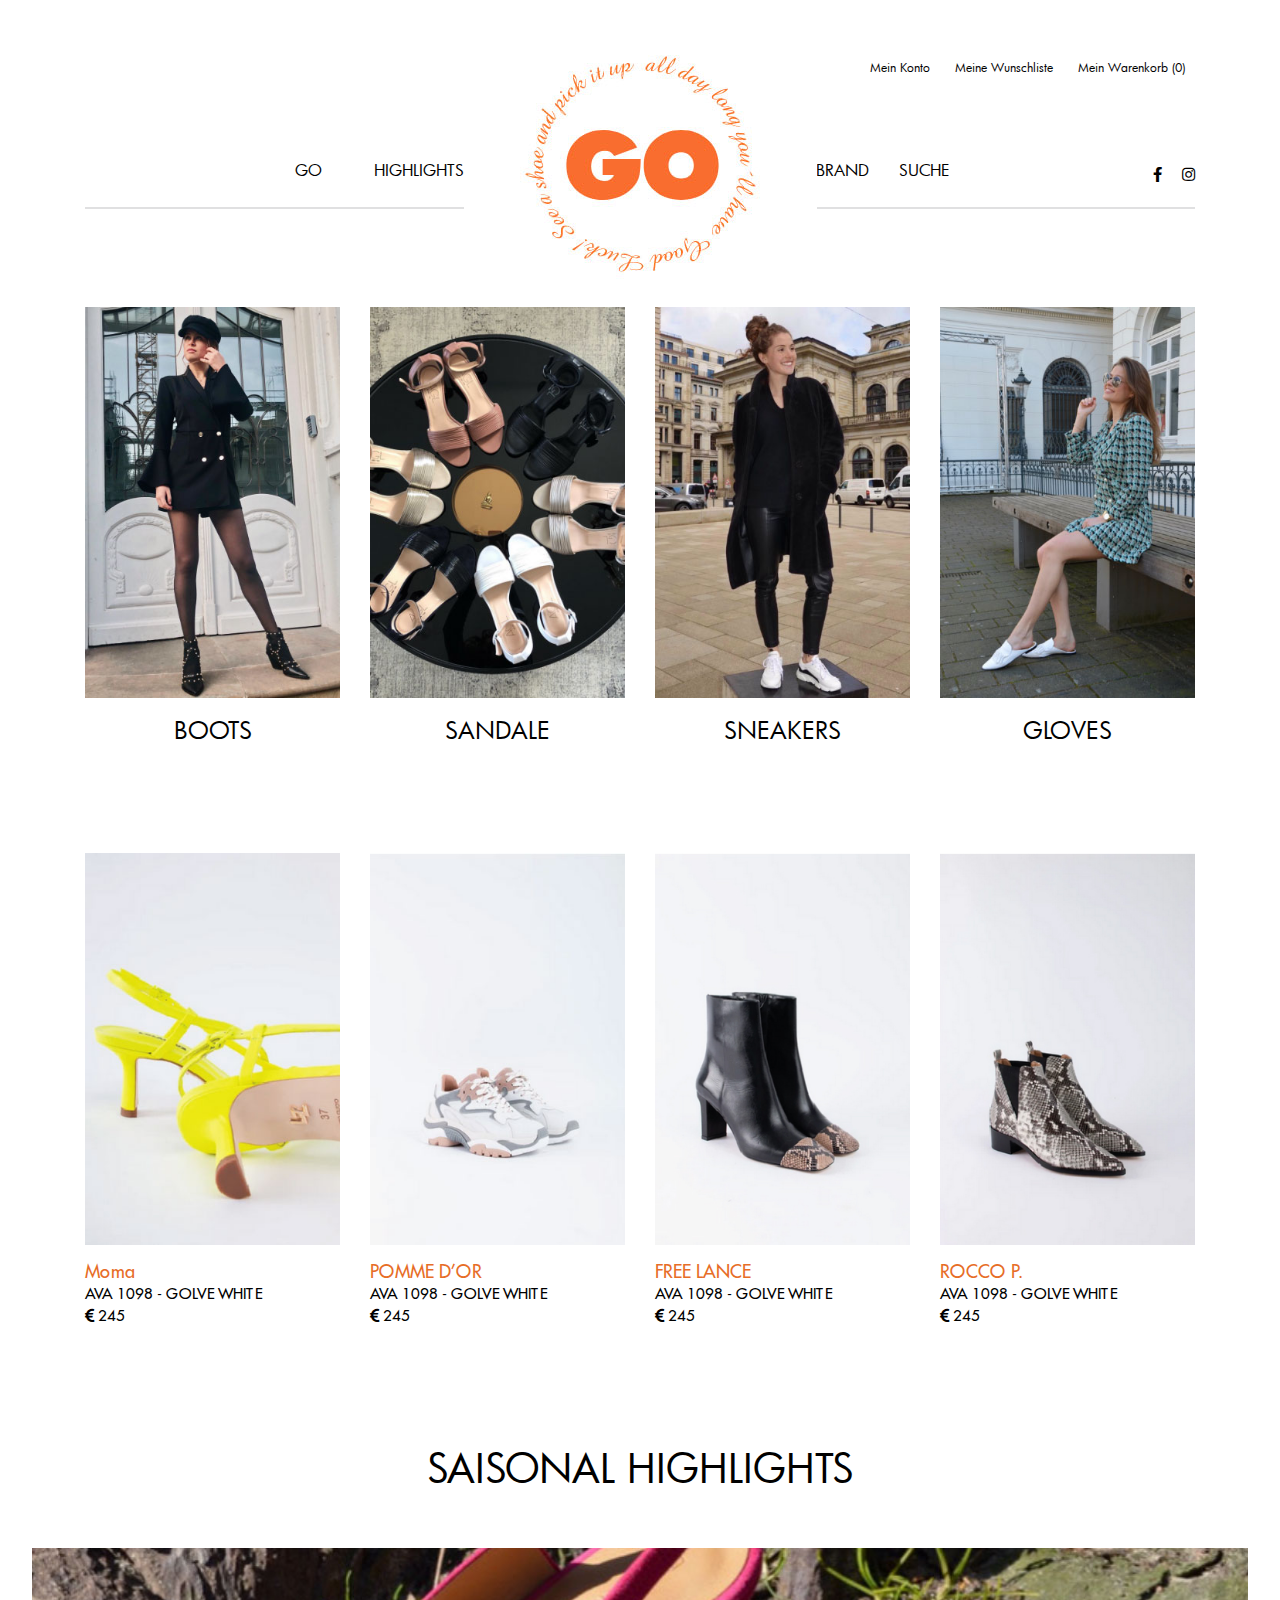
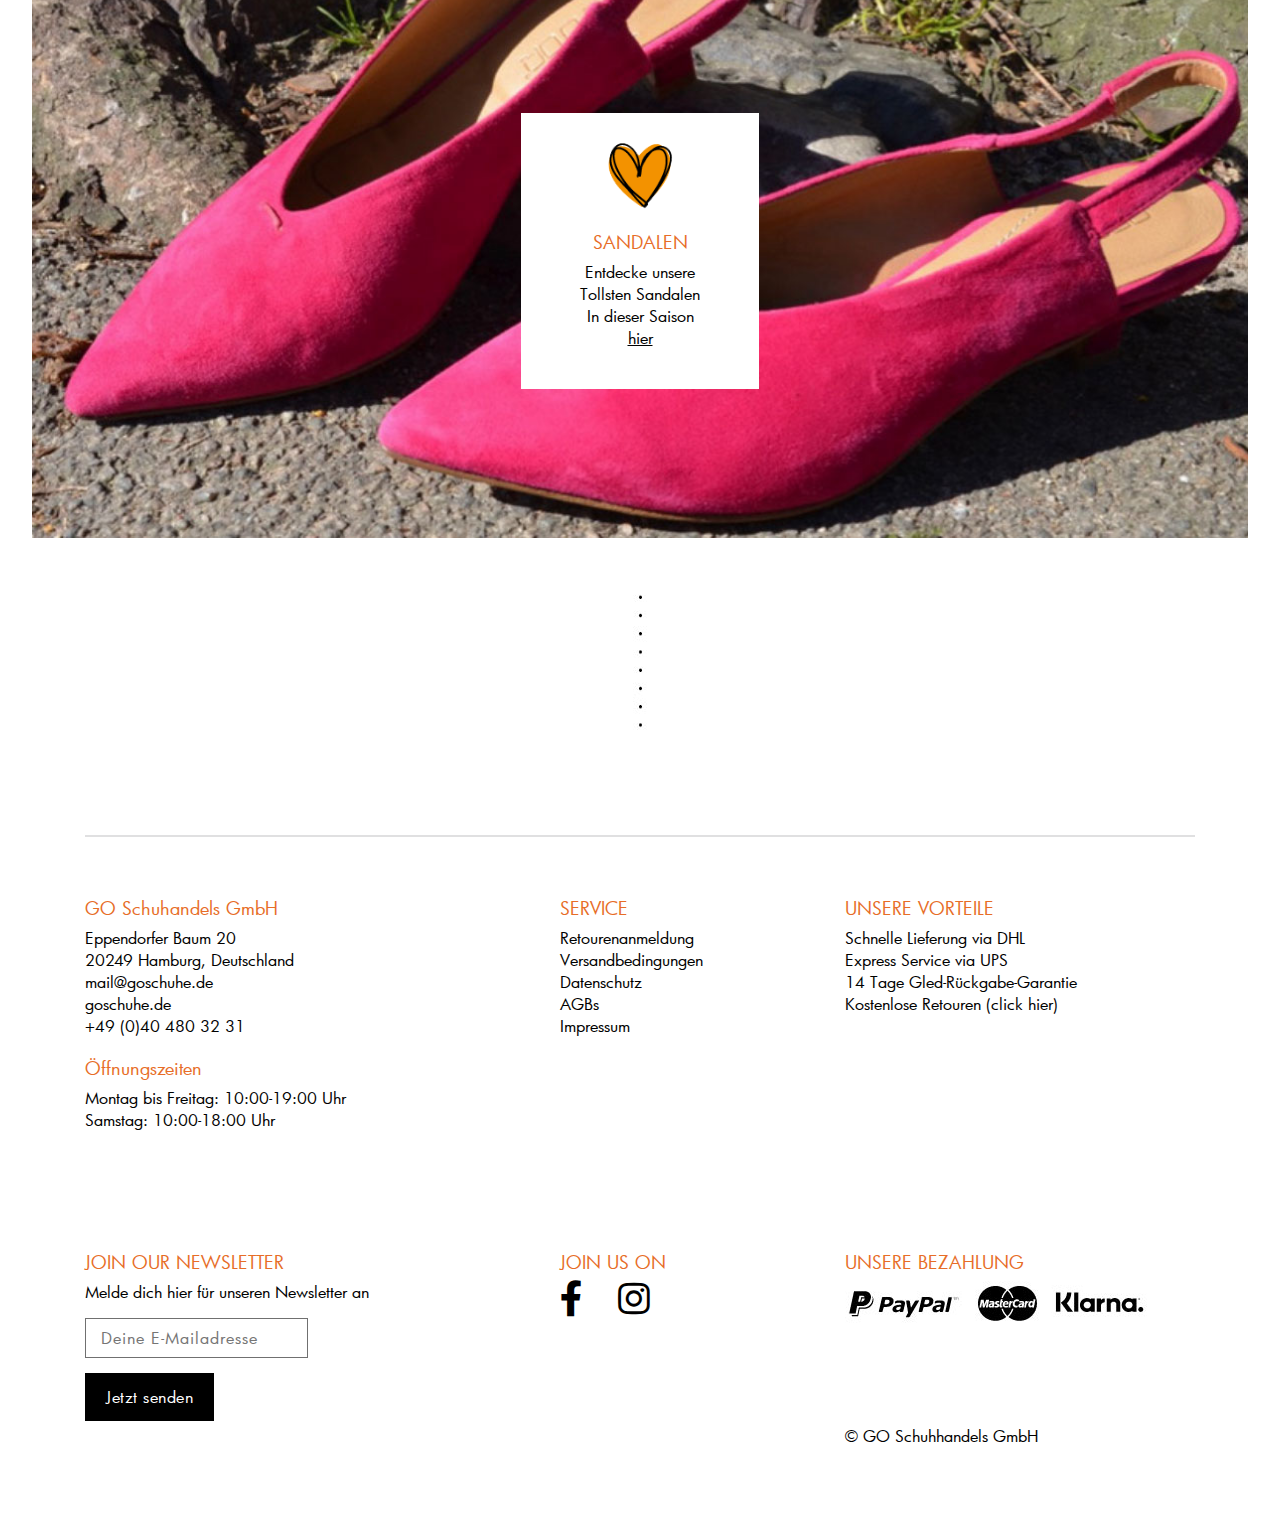
<file: html/index.html>
<!DOCTYPE html>
<html>

<head>
    <meta charset="utf-8">
    <meta http-equiv="X-UA-Compatible" content="IE=edge">
    <title>Go</title>
    <meta name="viewport" content="width=device-width, initial-scale=1, shrink-to-fit=no">
    <meta name="description" content="An interactive getting started guide for Brackets.">


    <link rel="stylesheet" href="css/bootstrap.min.css" type="text/css">
    <link rel="stylesheet" href="css/stellarnav.css" type="text/css">
    <link rel="stylesheet" href="css/slick.css" type="text/css">
    <link rel="stylesheet" href="fonts/webfonts/all.css" type="text/css">
    <link rel="stylesheet" href="css/style.css" type="text/css">
    <link rel="stylesheet" href="css/responsive.css" type="text/css">
</head>

    <!-- Header -->

    <header class="header">
        <section class="top-header mt-5">
            <div class="container">
                <ul>
                    <li><a href="#">Mein Konto</a></li>
                    <li><a href="#">Meine Wunschliste</a></li>
                    <li><a href="#">Mein Warenkorb <span>(0)</span></a></li>
                </ul>
            </div>
        </section>
        <section class="main-header">
            <div class="container">
                <div class="logo"><a href="index.html"><img src="image/logo.jpg"></a></div>
                <div class="menu stellarnav">
                    <ul class="menu-nav">
                        <li>
                            <a href="#">Go</a>
                            <ul>
                                <li><a href="#">Product 1</a></li>
                                <li><a href="#">Product 2</a></li>
                                <li><a href="#">Product 3</a></li>
                                <li><a href="#">Product 4</a></li>
                            </ul>
                        </li>
                        <li><a href="#">Highlights</a></li>
                        <li><a href="#">Brand</a></li>
                        <li><a href="#">Suche</a></li>
                    </ul>
                </div>
                <div class="right-part">
                    <ul>
                        <li><a href="#"><i class="fab fa-facebook-f"></i></a></li>
                        <li><a href="#"><i class="fab fa-instagram"></i></a></li>
                    </ul>
                </div>
            </div>
        </section>
    </header>

    <!-- Header End -->
    <!-- Product Catagory -->

    <section class="pro-catagory common-space">
        <div class="container">
            <div class="row">
                <div class="col-md-3 each-catagory">
                    <figure class="pro-image"><a href="#"><img src="image/pro-cata-1.jpg" alt=""></a></figure>
                    <h4 class="text-center"><a href="#">Boots</a></h4>
                </div>
                <div class="col-md-3 each-catagory">
                    <figure class="pro-image"><a href="#"><img src="image/pro-cata-2.jpg" alt=""></a></figure>
                    <h4 class="text-center"><a href="#">Sandale</a></h4>
                </div>
                <div class="col-md-3 each-catagory">
                    <figure class="pro-image"><a href="#"><img src="image/pro-cata-3.jpg" alt=""></a></figure>
                    <h4 class="text-center"><a href="#">Sneakers</a></h4>
                </div>
                <div class="col-md-3 each-catagory">
                    <figure class="pro-image"><a href="#"><img src="image/pro-cata-4.jpg" alt=""></a></figure>
                    <h4 class="text-center"><a href="#">Gloves</a></h4>
                </div>
            </div>
        </div>
    </section>

    <!-- Product Catagory End -->

    <!-- Product Details -->

    <section class="product-sec common-space">
        <div class="container">
            <div class="row">
                <div class="col-md-3 each-product">
                    <figure class="pro-image"><a href="product-details.html"><img src="image/product-1.jpg" alt=""></a></figure>
                    <div class="pro-details">
                        <a href="product-details.html">
                            <h5>Moma</h5>
                            <p>Ava 1098 - Golve White</p>
                            <p><i class="fas fa-euro-sign"></i> 245</p>
                        </a>
                    </div>
                </div>
                <div class="col-md-3 each-product">
                    <figure class="pro-image"><a href="product-details.html"><img src="image/product-2.jpg" alt=""></a></figure>
                    <div class="pro-details">
                        <a href="product-details.html">
                            <h5>POMME D’OR</h5>
                            <p>Ava 1098 - Golve White</p>
                            <p><i class="fas fa-euro-sign"></i> 245</p>
                        </a>
                    </div>
                </div>
                <div class="col-md-3 each-product">
                    <figure class="pro-image"><a href="product-details.html"><img src="image/product-3.jpg" alt=""></a></figure>
                    <div class="pro-details">
                        <a href="product-details.html">
                            <h5>FREE LANCE</h5>
                            <p>Ava 1098 - Golve White</p>
                            <p><i class="fas fa-euro-sign"></i> 245</p>
                        </a>
                    </div>
                </div>
                <div class="col-md-3 each-product">
                    <figure class="pro-image"><a href="product-details.html"><img src="image/product-4.jpg" alt=""></a></figure>
                    <div class="pro-details">
                        <a href="product-details.html">
                            <h5>ROCCO P.</h5>
                            <p>Ava 1098 - Golve White</p>
                            <p><i class="fas fa-euro-sign"></i> 245</p>
                        </a>
                    </div>
                </div>
            </div>
        </div>
    </section>

    <!-- Product Details End -->

    <!-- Product Banner -->
    <h1 class="page-title common-space text-center">SAISONAL HIGHLIGHTS</h1>
    <section class="pro-banner text-center" style="background-image: url(./image/pro-banner.jpg);">
        <div class="fav-product">
            <img src="image/heart.png" alt="">
            <h4>SANDALEN</h4>
            <p>Entdecke unsere
                Tollsten Sandalen
                In dieser Saison
                <br><a href="#">hier</a></p>
        </div>
    </section>

    <!-- Product Banner End -->

    <!-- Footer -->

    <section class="footer">
        <div class="container">
            <figure class="dots text-center mt-5">
                <img src="image/dots.jpg" alt="">
            </figure>
            <section class="main-footer common-space">
                <div class="row">
                    <div class="col-md-5 each-footer">
                        <h4>GO Schuhandels GmbH</h4>
                        <p><a href="#">Eppendorfer Baum 20 <br>20249 Hamburg, Deutschland</a></p>
                        <p><a href="mailto:mail@goschuhe.de">mail@goschuhe.de</a></p>
                        <p><a href="tel:+490404803231">goschuhe.de<br>+49 (0)40 480 32 31</a></p>
                        <h4>Öffnungszeiten</h4>
                        <p>Montag bis Freitag: 10:00-19:00 Uhr <br>Samstag: 10:00-18:00 Uhr</p>
                    </div>
                    <div class="col-md-3 each-footer">
                        <h4>SERVICE</h4>
                        <p>Retourenanmeldung</p>
                        <p>Versandbedingungen</p>
                        <p>Datenschutz</p>
                        <p>AGBs</p>
                        <p>Impressum</p>
                    </div>
                    <div class="col-md-4 each-footer">
                        <h4>UNSERE VORTEILE</h4>
                        <p>Schnelle Lieferung via DHL</p>
                        <p>Express Service via UPS</p>
                        <p>14 Tage Gled-Rückgabe-Garantie</p>
                        <p>Kostenlose Retouren <a href="#">(click hier)</a></p>
                    </div>
                    <div class="col-md-5 each-footer top-space">
                        <h4>JOIN OUR NEWSLETTER</h4>
                        <p>Melde dich hier für unseren Newsletter an</p>
                        <form>
                            <input type="text" placeholder="Deine E-Mailadresse">
                            <input type="submit" value="Jetzt senden">
                        </form>
                    </div>
                    <div class="col-md-3 each-footer top-space">
                        <h4>JOIN US ON</h4>
                        <ul>
                            <li><a href="#"><i class="fab fa-facebook-f"></i></a></li>
                            <li><a href="#"><i class="fab fa-instagram"></i></a></li>
                        </ul>
                    </div>
                    <div class="col-md-4 each-footer top-space">
                        <h4>UNSERE BEZAHLUNG</h4>
                        <ul>
                            <li><a href="#"><img src="image/paypal.jpg" alt=""></a></li>
                            <li><a href="#"><img src="image/mastercard.jpg" alt=""></a></li>
                            <li><a href="#"><img src="image/payment.jpg" alt=""></a></li>
                        </ul>
                        <p class="copy-right">© GO Schuhhandels GmbH</p>
                    </div>
                </div>
            </section>
        </div>
    </section>

    <!-- Footer End -->

    <!-- jQuery library -->
    <script src="js/jquery-3.4.1.min.js"></script>
    <!--    <script src="https://code.jquery.com/ui/1.12.1/jquery-ui.js"></script>-->

    <script src="js/bootstrap.min.js"></script>
    <script src="js/stellarnav.js"></script>
    <script src="js/slick.min.js"></script>
    <script src="js/jquery.matchHeight-min.js"></script>
    <script src="js/custom.js"></script>
    <script>
        jQuery('.coleql_height').matchHeight();
    </script>

</body>

</html>
</file>
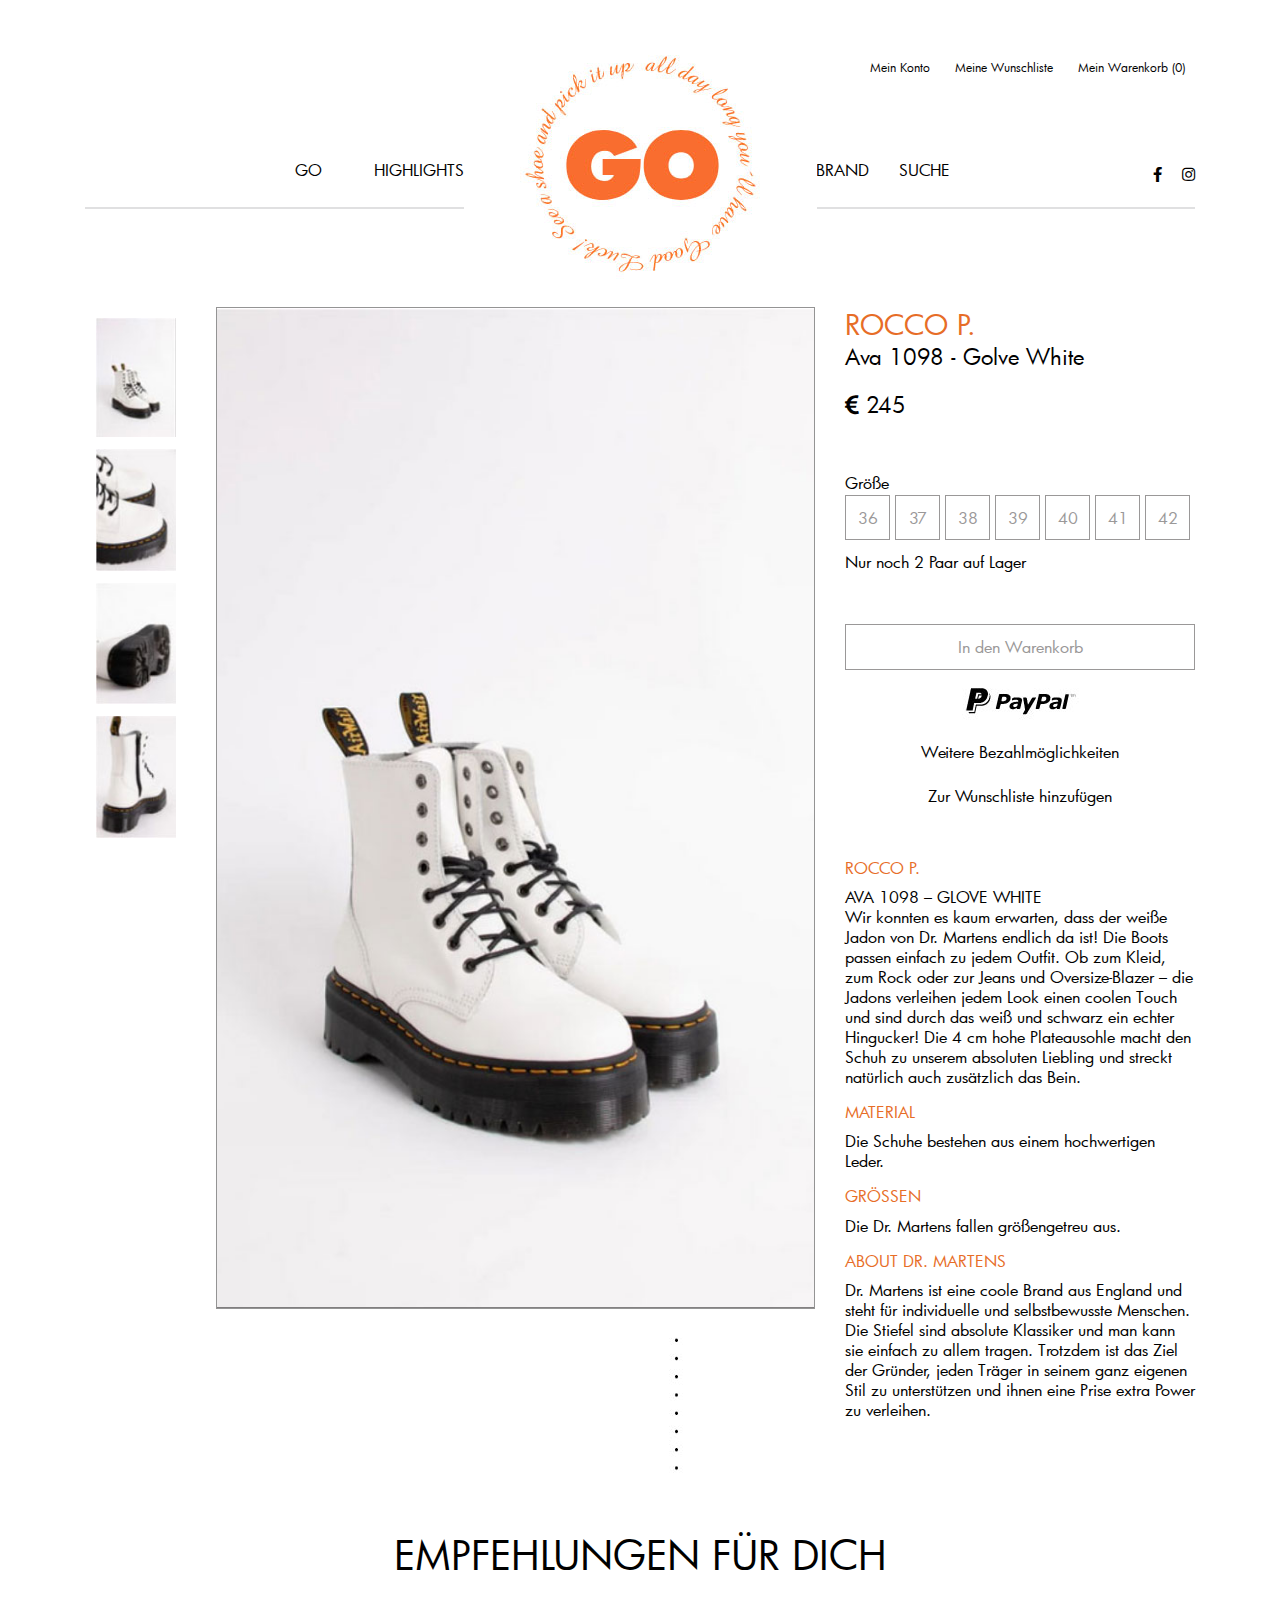
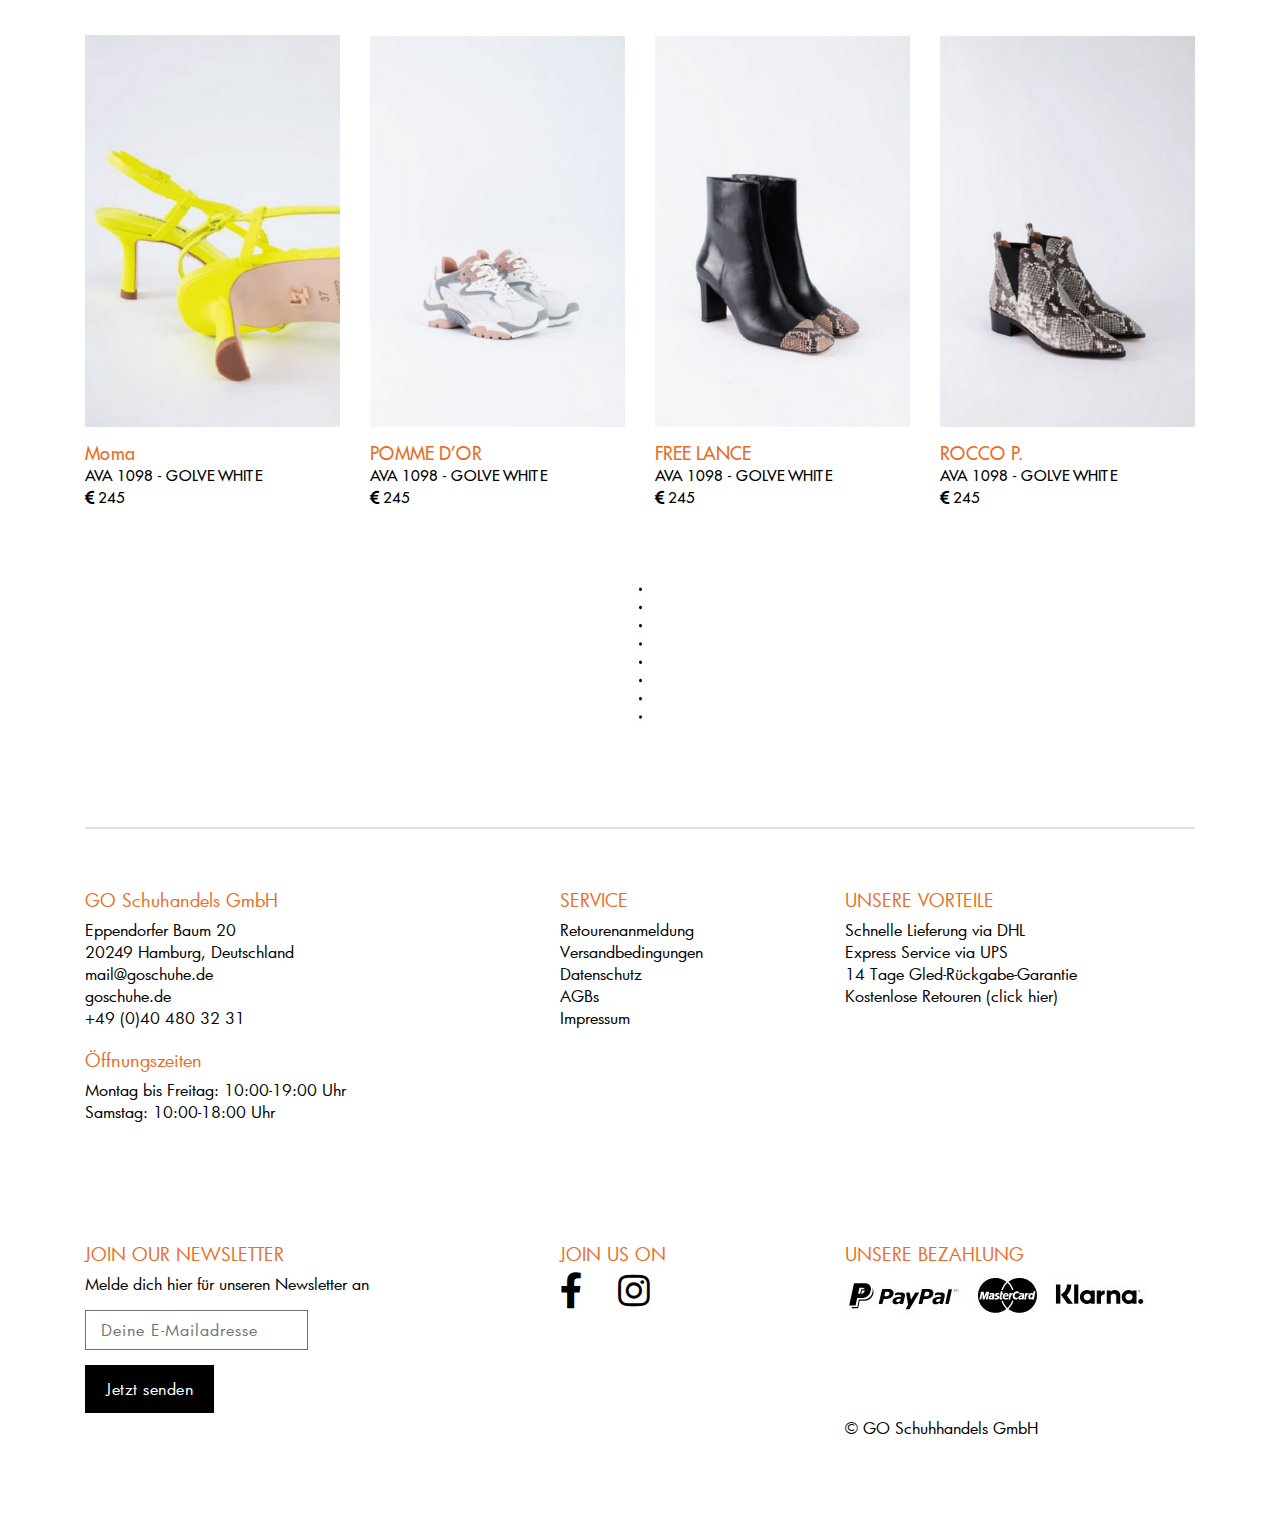
<file: html/product-details.html>
<!DOCTYPE html>
<html>

<head>
    <meta charset="utf-8">
    <meta http-equiv="X-UA-Compatible" content="IE=edge">
    <title>Go</title>
    <meta name="viewport" content="width=device-width, initial-scale=1, shrink-to-fit=no">
    <meta name="description" content="An interactive getting started guide for Brackets.">


    <link rel="stylesheet" href="css/bootstrap.min.css" type="text/css">
    <link rel="stylesheet" href="css/stellarnav.css" type="text/css">
    <link rel="stylesheet" href="css/slick.css" type="text/css">
    <link rel="stylesheet" href="fonts/webfonts/all.css" type="text/css">
    <link rel="stylesheet" href="css/style.css" type="text/css">
    <link rel="stylesheet" href="css/responsive.css" type="text/css">

</head>

    <!-- Header -->

    <header class="header">
        <section class="top-header mt-5">
            <div class="container">
                <ul>
                    <li><a href="#">Mein Konto</a></li>
                    <li><a href="#">Meine Wunschliste</a></li>
                    <li><a href="#">Mein Warenkorb <span>(0)</span></a></li>
                </ul>
            </div>
        </section>
        <section class="main-header">
            <div class="container">
                <div class="logo"><a href="index.html"><img src="image/logo.jpg"></a></div>
                <div class="menu stellarnav">
                    <ul class="menu-nav">
                        <li>
                            <a href="#">Go</a>
                            <ul>
                                <li><a href="#">Product 1</a></li>
                                <li><a href="#">Product 2</a></li>
                                <li><a href="#">Product 3</a></li>
                                <li><a href="#">Product 4</a></li>
                            </ul>
                        </li>
                        <li><a href="#">Highlights</a></li>
                        <li><a href="#">Brand</a></li>
                        <li><a href="#">Suche</a></li>
                    </ul>
                </div>
                <div class="right-part">
                    <ul>
                        <li><a href="#"><i class="fab fa-facebook-f"></i></a></li>
                        <li><a href="#"><i class="fab fa-instagram"></i></a></li>
                    </ul>
                </div>
            </div>
        </section>
    </header>

    <!-- Header End -->

    <!-- Product Details -->

    <section class="inn-pro-details common-space">
        <div class="container">
            <div class="row">
                <div class="col-lg-8 pro-viewer">
                    <div class='slider pro-image-slider'>
                        <div><img src="image/big-product.jpg" alt=""></div>
                        <div><img src="image/big-product.jpg" alt=""></div>
                        <div><img src="image/big-product.jpg" alt=""></div>
                        <div><img src="image/big-product.jpg" alt=""></div>
                      </div>
                      
                      <ul class='slider-nav pro-image-slider-nav'>
                        <li><img src="image/thumbnail-pro-1.jpg" alt=""></li>
                        <li><img src="image/thumbnail-pro-2.jpg" alt=""></li>
                        <li><img src="image/thumbnail-pro-3.jpg" alt=""></li>
                        <li><img src="image/thumbnail-pro-4.jpg" alt=""></li>
                      </ul>
                </div>
                <div class="col-lg-4 pro-description">
                    <div class="inn-pro-details">
                        <h3>ROCCO P.</h5>
                        <p>Ava 1098 - Golve White</p>
                        <p><i class="fas fa-euro-sign"></i> 245</p>
                    </div>
                    <div class="size-chart">
                        <p>Größe</p>
                        <ul>
                            <li><a href="#">36</a></li>
                            <li><a href="#">37</a></li>
                            <li><a href="#">38</a></li>
                            <li><a href="#">39</a></li>
                            <li><a href="#">40</a></li>
                            <li><a href="#">41</a></li>
                            <li><a href="#">42</a></li>
                        </ul>
                        <p>Nur noch 2 Paar auf Lager</p>
                    </div>
                    <div class="payment text-center">
                        <div class="border-btn">In den Warenkorb</div>
                        <figure class="paypal">
                            <img src="image/paypal.jpg" alt="">
                        </figure>
                        <div class="borderless-btn">Weitere Bezahlmöglichkeiten</div>
                        <div class="borderless-btn">Zur Wunschliste hinzufügen</div>
                    </div>
                    <div class="description">
                        <h4>ROCCO P.</h4>
                        <p class="mb-0">AVA 1098 – GLOVE WHITE</p>
                        <p>Wir konnten es kaum erwarten, dass der weiße Jadon von Dr. Martens endlich da ist! Die Boots passen einfach zu jedem Outfit. Ob zum Kleid, zum Rock oder zur Jeans und Oversize-Blazer – die Jadons verleihen jedem Look einen coolen Touch und sind durch das weiß und schwarz ein echter Hingucker! Die 4 cm hohe Plateausohle macht den Schuh zu unserem absoluten Liebling und streckt natürlich auch zusätzlich das Bein.</p>
                        <h4>MATERIAL</h4>
                        <p>Die Schuhe bestehen aus einem hochwertigen Leder.</p>
                        <h4>GRÖSSEN</h4>
                        <p>Die Dr. Martens fallen größengetreu aus.</p>
                        <h4>ABOUT DR. MARTENS</h4>
                        <p>Dr. Martens ist eine coole Brand aus England und steht für individuelle und selbstbewusste Menschen. Die Stiefel sind absolute Klassiker und man kann sie einfach zu allem tragen. Trotzdem ist das Ziel der Gründer, jeden Träger in seinem ganz eigenen Stil zu unterstützen und ihnen eine Prise extra Power zu verleihen. </p>
                    </div>
                </div>
            </div>
        </div>
    </section>

    <!-- Product Details End -->
    <!-- Related Products -->

    <section class="product-sec common-space">
        <div class="container">
            <h1 class="page-title common-space text-center">EMPFEHLUNGEN FÜR DICH</h1>
            <div class="row">
                <div class="col-md-3 each-product">
                    <figure class="pro-image"><a href="product-details.html"><img src="image/product-1.jpg" alt=""></a></figure>
                    <div class="pro-details">
                        <a href="product-details.html">
                            <h5>Moma</h5>
                            <p>Ava 1098 - Golve White</p>
                            <p><i class="fas fa-euro-sign"></i> 245</p>
                        </a>
                    </div>
                </div>
                <div class="col-md-3 each-product">
                    <figure class="pro-image"><a href="product-details.html"><img src="image/product-2.jpg" alt=""></a></figure>
                    <div class="pro-details">
                        <a href="product-details.html">
                            <h5>POMME D’OR</h5>
                            <p>Ava 1098 - Golve White</p>
                            <p><i class="fas fa-euro-sign"></i> 245</p>
                        </a>
                    </div>
                </div>
                <div class="col-md-3 each-product">
                    <figure class="pro-image"><a href="product-details.html"><img src="image/product-3.jpg" alt=""></a></figure>
                    <div class="pro-details">
                        <a href="product-details.html">
                            <h5>FREE LANCE</h5>
                            <p>Ava 1098 - Golve White</p>
                            <p><i class="fas fa-euro-sign"></i> 245</p>
                        </a>
                    </div>
                </div>
                <div class="col-md-3 each-product">
                    <figure class="pro-image"><a href="product-details.html"><img src="image/product-4.jpg" alt=""></a></figure>
                    <div class="pro-details">
                        <a href="product-details.html">
                            <h5>ROCCO P.</h5>
                            <p>Ava 1098 - Golve White</p>
                            <p><i class="fas fa-euro-sign"></i> 245</p>
                        </a>
                    </div>
                </div>
            </div>
        </div>
    </section>

    <!-- Related Products End -->

    <!-- Footer -->

    <section class="footer">
        <div class="container">
            <figure class="dots text-center mt-5">
                <img src="image/dots.jpg" alt="">
            </figure>
            <section class="main-footer common-space">
                <div class="row">
                    <div class="col-md-5 each-footer">
                        <h4>GO Schuhandels GmbH</h4>
                        <p><a href="#">Eppendorfer Baum 20 <br>20249 Hamburg, Deutschland</a></p>
                        <p><a href="mailto:mail@goschuhe.de">mail@goschuhe.de</a></p>
                        <p><a href="tel:+490404803231">goschuhe.de<br>+49 (0)40 480 32 31</a></p>
                        <h4>Öffnungszeiten</h4>
                        <p>Montag bis Freitag: 10:00-19:00 Uhr <br>Samstag: 10:00-18:00 Uhr</p>
                    </div>
                    <div class="col-md-3 each-footer">
                        <h4>SERVICE</h4>
                        <p>Retourenanmeldung</p>
                        <p>Versandbedingungen</p>
                        <p>Datenschutz</p>
                        <p>AGBs</p>
                        <p>Impressum</p>
                    </div>
                    <div class="col-md-4 each-footer">
                        <h4>UNSERE VORTEILE</h4>
                        <p>Schnelle Lieferung via DHL</p>
                        <p>Express Service via UPS</p>
                        <p>14 Tage Gled-Rückgabe-Garantie</p>
                        <p>Kostenlose Retouren <a href="#">(click hier)</a></p>
                    </div>
                    <div class="col-md-5 each-footer top-space">
                        <h4>JOIN OUR NEWSLETTER</h4>
                        <p>Melde dich hier für unseren Newsletter an</p>
                        <form>
                            <input type="text" placeholder="Deine E-Mailadresse">
                            <input type="submit" value="Jetzt senden">
                        </form>
                    </div>
                    <div class="col-md-3 each-footer top-space">
                        <h4>JOIN US ON</h4>
                        <ul>
                            <li><a href="#"><i class="fab fa-facebook-f"></i></a></li>
                            <li><a href="#"><i class="fab fa-instagram"></i></a></li>
                        </ul>
                    </div>
                    <div class="col-md-4 each-footer top-space">
                        <h4>UNSERE BEZAHLUNG</h4>
                        <ul>
                            <li><a href="#"><img src="image/paypal.jpg" alt=""></a></li>
                            <li><a href="#"><img src="image/mastercard.jpg" alt=""></a></li>
                            <li><a href="#"><img src="image/payment.jpg" alt=""></a></li>
                        </ul>
                        <p class="copy-right">© GO Schuhhandels GmbH</p>
                    </div>
                </div>
            </section>
        </div>
    </section>

    <!-- Footer End -->

    <!-- jQuery library -->
    <script src="js/jquery-3.4.1.min.js"></script>
    <!--    <script src="https://code.jquery.com/ui/1.12.1/jquery-ui.js"></script>-->

    <script src="js/bootstrap.min.js"></script>
    <script src="js/stellarnav.js"></script>
    <script src="js/slick.min.js"></script>
    <script src="js/jquery.matchHeight-min.js"></script>
    <script src="js/custom.js"></script>
    <script>
        jQuery('.coleql_height').matchHeight();
    </script>

</body>

</html>
</file>
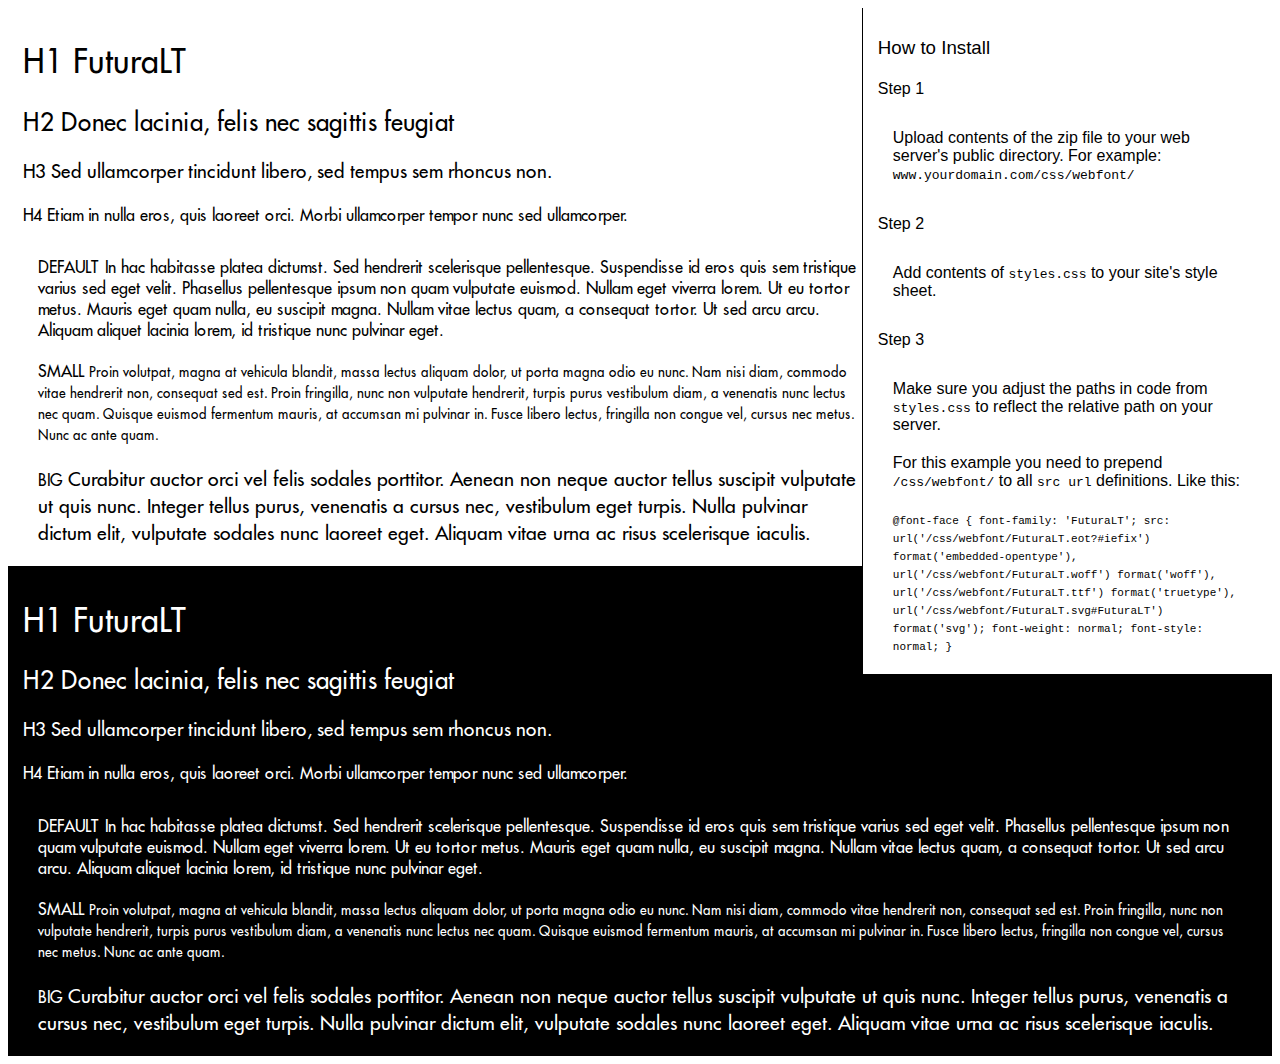
<file: html/fonts/preview.html>
<!DOCTYPE html>
<html>
<head>
<title>
FuturaLT
 - Web font preview
</title>
<style type='text/css'>

@font-face {
  font-family: 'FuturaLT';
  src: url('FuturaLT.eot?#iefix') format('embedded-opentype'),  url('FuturaLT.woff') format('woff'), url('FuturaLT.ttf')  format('truetype'), url('FuturaLT.svg#FuturaLT') format('svg');
  font-weight: normal;
  font-style: normal;
}

body { font-family: 'FuturaLT' !important; }
h1, h2, h3, h4 { font-weight: normal; }
.reg { color:black; background:white; }
.inverse { color:white; background:black; }
div { padding: 10px 15px; }
.right { background:white; width:30%; float: right; font-family: sans-serif; border: 1px solid black; border-width: 0 0 1px 1px;}
</style>
</head>
<body>
<div class='right'>
<h3>How to Install</h3>
<h4>Step 1</h4>
<div>
Upload contents of the zip file to your web server's public directory. For example:
<code>www.yourdomain.com/css/webfont/</code>
</div>
<h4>Step 2</h4>
<div>
Add contents of
<code>styles.css</code>
to your site's style sheet.
</div>
<h4>Step 3</h4>
<div>
Make sure you adjust the paths in code from
<code>styles.css</code>
to reflect the relative path on your server.
</div>
<div>
For this example you need to prepend
<code>/css/webfont/</code>
to all
<code>src url</code>
definitions. Like this:
</div>
<div>
<code style='font-size:11px;'>@font-face {
  font-family: 'FuturaLT';
  src: url('/css/webfont/FuturaLT.eot?#iefix') format('embedded-opentype'),  url('/css/webfont/FuturaLT.woff') format('woff'), url('/css/webfont/FuturaLT.ttf')  format('truetype'), url('/css/webfont/FuturaLT.svg#FuturaLT') format('svg');
  font-weight: normal;
  font-style: normal;
}</code>
</div>
</div>
<div class='reg'>
<h1>
H1
FuturaLT
</h1>
<h2>
H2
Donec lacinia, felis nec sagittis feugiat
</h2>
<h3>
H3
Sed ullamcorper tincidunt libero, sed tempus sem rhoncus non.
</h3>
<h4>
H4
Etiam in nulla eros, quis laoreet orci. Morbi ullamcorper tempor nunc sed ullamcorper.
</h4>
<div>
DEFAULT
In hac habitasse platea dictumst. Sed hendrerit scelerisque pellentesque. Suspendisse id eros quis sem tristique varius sed eget velit. Phasellus pellentesque ipsum non quam vulputate euismod. Nullam eget viverra lorem. Ut eu tortor metus. Mauris eget quam nulla, eu suscipit magna. Nullam vitae lectus quam, a consequat tortor. Ut sed arcu arcu. Aliquam aliquet lacinia lorem, id tristique nunc pulvinar eget.
</div>
<div>
SMALL
<small>
Proin volutpat, magna at vehicula blandit, massa lectus aliquam dolor, ut porta magna odio eu nunc. Nam nisi diam, commodo vitae hendrerit non, consequat sed est. Proin fringilla, nunc non vulputate hendrerit, turpis purus vestibulum diam, a venenatis nunc lectus nec quam. Quisque euismod fermentum mauris, at accumsan mi pulvinar in. Fusce libero lectus, fringilla non congue vel, cursus nec metus. Nunc ac ante quam.
</small>
</div>
<div>
BIG
<big>
Curabitur auctor orci vel felis sodales porttitor. Aenean non neque auctor tellus suscipit vulputate ut quis nunc. Integer tellus purus, venenatis a cursus nec, vestibulum eget turpis. Nulla pulvinar dictum elit, vulputate sodales nunc laoreet eget. Aliquam vitae urna ac risus scelerisque iaculis.
</big>
</div>

</div>
<div class='inverse'>
<h1>
H1
FuturaLT
</h1>
<h2>
H2
Donec lacinia, felis nec sagittis feugiat
</h2>
<h3>
H3
Sed ullamcorper tincidunt libero, sed tempus sem rhoncus non.
</h3>
<h4>
H4
Etiam in nulla eros, quis laoreet orci. Morbi ullamcorper tempor nunc sed ullamcorper.
</h4>
<div>
DEFAULT
In hac habitasse platea dictumst. Sed hendrerit scelerisque pellentesque. Suspendisse id eros quis sem tristique varius sed eget velit. Phasellus pellentesque ipsum non quam vulputate euismod. Nullam eget viverra lorem. Ut eu tortor metus. Mauris eget quam nulla, eu suscipit magna. Nullam vitae lectus quam, a consequat tortor. Ut sed arcu arcu. Aliquam aliquet lacinia lorem, id tristique nunc pulvinar eget.
</div>
<div>
SMALL
<small>
Proin volutpat, magna at vehicula blandit, massa lectus aliquam dolor, ut porta magna odio eu nunc. Nam nisi diam, commodo vitae hendrerit non, consequat sed est. Proin fringilla, nunc non vulputate hendrerit, turpis purus vestibulum diam, a venenatis nunc lectus nec quam. Quisque euismod fermentum mauris, at accumsan mi pulvinar in. Fusce libero lectus, fringilla non congue vel, cursus nec metus. Nunc ac ante quam.
</small>
</div>
<div>
BIG
<big>
Curabitur auctor orci vel felis sodales porttitor. Aenean non neque auctor tellus suscipit vulputate ut quis nunc. Integer tellus purus, venenatis a cursus nec, vestibulum eget turpis. Nulla pulvinar dictum elit, vulputate sodales nunc laoreet eget. Aliquam vitae urna ac risus scelerisque iaculis.
</big>
</div>

</div>
</body>
</html>
</file>
<file: html/css/stellarnav.css>
/*
 * Stellarnav.js 2.5.0
 * Responsive, lightweight, multi-level dropdown menu.
 * Copyright (c) 2018 Vinny Moreira - http://vinnymoreira.com
 * Released under the MIT license
 */
/* all nav */
.stellarnav {
    position: relative;
    width: auto;
    z-index: 9900;
    line-height: normal;
    margin-top: -15%;
}
.stellarnav a { color: #777; }
.stellarnav ul {
    margin: 0 0 0 -5px;
    padding: 0;
    text-align: center;
    align-self: center;
    width: 100%;
}
.stellarnav:after {
    content: "";
    position: absolute;
    left: 0;
    right: 0;
    margin: auto;
    top: 100%;
    width: 100%;
    height: 2px;
    background: #E0E0E1;
}
.stellarnav li { list-style: none; display: block; margin: 0; padding: 0; position: relative; line-height: normal; vertical-align: middle; }
.stellarnav li a { padding: 15px; display: block; text-decoration: none; color: #000; font-size: 16px; font-family: inherit; box-sizing: border-box; -webkit-transition: all .3s ease-out; -moz-transition: all .3s ease-out; transition: all .3s ease-out; text-transform: uppercase;}
.stellarnav > ul > li:nth-child(3) {
    margin-right: 29%;
}
/* .stellarnav > ul > li:nth-child(3) a {
    padding-right: 0;
} */
/* main level */
.stellarnav > ul > li { display: inline-block;  }
.stellarnav > ul > li > a {
    padding: 25px 25px 25px 0;
    border-bottom: 2px solid transparent;
}
.stellarnav > ul > li:hover a {
    border-bottom: 2px solid #f96d2f;
}
.stellarnav > ul > li > ul > li > a {
	font-size: 16px;
	padding: 10px 15px;
	text-transform: capitalize;
}
.stellarnav ul ul li:hover a, .stellarnav ul ul li.active a {
	background: #fff;
	color: #000 !important;
}

/* first level dd */
.stellarnav ul ul {
    top: auto;
    width: 150px;
    position: absolute;
    z-index: 9900;
    text-align: left;
    display: none;
    background: #fff;
    box-shadow: 0px 2px 2px #ccc;
}
.stellarnav li li { display: block; }

/* second level dd */
.stellarnav ul ul ul { top: 0; /* dd animtion - change to auto to remove */ left: 220px; }
.stellarnav > ul > li:hover > ul > li:hover > ul { opacity: 1; visibility: visible; top: 0; }

/* .drop-left */
.stellarnav > ul > li.drop-left > ul { right: 0; }
.stellarnav li.drop-left ul ul { left: auto; right: 220px; }

/* light theme */
/* .stellarnav.light { background: rgba(255, 255, 255, 1); }
.stellarnav.light a { color: #000; }
.stellarnav.light ul ul { background: rgba(255, 255, 255, 1); }
.stellarnav.light li a { color: #000; } */

/* dark theme */
/* .stellarnav.dark { background: rgba(0, 0, 0, 1); }
.stellarnav.dark a { color: #FFF; }
.stellarnav.dark ul ul { background: rgba(0, 0, 0, 1); }
.stellarnav.dark li a { color: #FFF; } */
/* sticky nav */
.stellarnav.fixed { position: fixed; width: 100%; top: 0; left: 0; z-index: 9999; }

/* only used when 'scrollbarFix' is set to true in the js. This fixes horizontal scrollbar caused by the dd menus that are very long.*/
body.stellarnav-noscroll-x { overflow-x: hidden; }

/* general styling */
.stellarnav li.has-sub > a:after { content: ''; margin-left: 10px; border-left: 6px solid transparent; border-right: 6px solid transparent; border-top: 6px solid #FFF; display: inline-block; }
.stellarnav li li.has-sub > a:after { margin-left: 10px; float: right; border-top: 6px solid transparent; border-bottom: 6px solid transparent; border-left: 6px solid #FFF; position: relative; top: 4px; }
.stellarnav li.drop-left li.has-sub > a:after { float: left; margin-right: 10px; border-left: 0; border-top: 6px solid transparent; border-bottom: 6px solid transparent; border-right: 6px solid #FFF; }
.stellarnav.hide-arrows li.has-sub > a:after, .stellarnav.hide-arrows li li.has-sub > a:after, .stellarnav.hide-arrows li.drop-left li.has-sub > a:after { display: none; }
.stellarnav .menu-toggle, .stellarnav .close-menu, .stellarnav .call-btn-mobile, .stellarnav .location-btn-mobile { display: none; text-transform: uppercase; text-decoration: none; }
.stellarnav .dd-toggle { display: none; position: absolute; top: 0; right: 0; padding: 0; width: 48px; height: 48px; text-align: center; z-index: 9999; border: 0; }
/* .stellarnav.desktop li.has-sub a { padding-right: 5px; } */
.stellarnav.desktop li.active a {
	color: #02b9f3;
}
.stellarnav.desktop.hide-arrows li.has-sub a { padding-right: 15px; }
.stellarnav.mobile > ul > li > a.dd-toggle { padding: 0; }
.stellarnav li.call-btn-mobile, .stellarnav li.location-btn-mobile { display: none; }

/* svg icons */
.stellarnav svg { fill: currentColor; width: 1em; height: 1em; position: relative; top: 2px; }
/* svg icons */

.stellarnav a.dd-toggle .icon-plus { box-sizing: border-box; transition: transform 0.3s; width: 12px; height: 100%; position: relative; vertical-align: middle; display: inline-block; }
.stellarnav a.dd-toggle .icon-plus:before { content: ''; display: block; width: 12px; height: 0px; border-bottom: solid 3px #777; position: absolute; top: 50%; transform: rotate(90deg); transition: width 0.3s; }
.stellarnav a.dd-toggle .icon-plus:after { content: ''; display: block; width: 12px; height: 0px; top: 50%; border-bottom: solid 3px #777; position: absolute; }
.stellarnav li.open > a.dd-toggle .icon-plus { -webkit-transform: rotate(135deg); -ms-transform: rotate(135deg); -o-transform: rotate(135deg); transform: rotate(135deg); }
.stellarnav.light a.dd-toggle .icon-plus:before { border-color: #000; }
.stellarnav.light a.dd-toggle .icon-plus:after { border-color: #000; }
.stellarnav.dark a.dd-toggle .icon-plus:before { border-color: #FFF; }
.stellarnav.dark a.dd-toggle .icon-plus:after { border-color: #FFF; }

.stellarnav .icon-close {
	box-sizing: border-box;
	width: 30px;
	height: 30px;
	position: relative;
	display: inline-block;
	margin-left: 0;
	margin-right: 0;
}
.stellarnav .icon-close:before { content: ''; display: block; width: 30px; height: 0px; border-bottom: solid 3px #243e79; border-bottom-color: rgb(36, 62, 121); position: absolute; top: 50%; transform: rotate(45deg);}
.stellarnav .icon-close:after { content: ''; display: block; width: 30px; height: 0px; top: 50%; border-bottom: solid 3px #243e79; border-bottom-color: rgb(36, 62, 121); position: absolute; transform: rotate(-45deg);}
.stellarnav.light .icon-close:before { border-color: #000; }
.stellarnav.light .icon-close:after { border-color: #000; }
.stellarnav.dark .icon-close:before { border-color: #FFF; }
.stellarnav.dark .icon-close:after { border-color: #FFF; }

/* mobile nav */
.stellarnav .close-menu {padding: 15px;}
.stellarnav .menu-toggle, .stellarnav .call-btn-mobile, .stellarnav .location-btn-mobile { padding: 5px; box-sizing: border-box; }
.stellarnav .menu-toggle span.bars { display: inline-block; margin-right: 7px; position: relative; top: 3px; }
.stellarnav .menu-toggle span.bars span { display: block; width: 30px; height: 2px; border-radius: 6px; background: #777; margin: 0 0 5px; }
.stellarnav .full { width: 100%; }
.stellarnav .half { width: 50%; }
.stellarnav .third { width: 33%; text-align: center; }
.stellarnav .location-btn-mobile.third { text-align: center; }
.stellarnav .location-btn-mobile.half { text-align: right; }
.stellarnav.light .third, .stellarnav.light .half { border-left: 1px solid rgba(0, 0, 0, .15); }
.stellarnav.light.left .third, .stellarnav.light.left .half { border-bottom: 1px solid rgba(0, 0, 0, .15); }
.stellarnav.light.right .third, .stellarnav.light.right .half { border-bottom: 1px solid rgba(0, 0, 0, .15); }
.stellarnav.light .third:first-child, .stellarnav.light .half:first-child { border-left: 0; }
.stellarnav.dark .third, .stellarnav.dark .half { border-left: 1px solid rgba(255, 255, 255, .15); }
.stellarnav.dark.left .third, .stellarnav.dark.left .half { border-bottom: 1px solid rgba(255, 255, 255, .15); }
.stellarnav.dark.right .third, .stellarnav.dark.right .half { border-bottom: 1px solid rgba(255, 255, 255, .15); }
.stellarnav.light.left .menu-toggle, .stellarnav.light.right .menu-toggle { border-bottom: 0; }
.stellarnav.dark.left .menu-toggle, .stellarnav.dark.right .menu-toggle { border-bottom: 0; }
.stellarnav.dark .third:first-child, .stellarnav.dark .half:first-child { border-left: 0; }
.stellarnav.light .menu-toggle span.bars span { background: #000; }
.stellarnav.dark .menu-toggle span.bars span { background: #FFF; }
.stellarnav.mobile { position: static; }
.stellarnav.mobile.fixed { position: static; }
.stellarnav.mobile ul { position: relative; display: none; }
.stellarnav.mobile.active { padding-bottom: 0; }
.stellarnav.mobile.active > ul { display: block; }
.stellarnav.mobile ul { text-align: left; }
.stellarnav.mobile > ul > li { display: block; }
.stellarnav.mobile > ul > li > a { padding: 15px; }
.stellarnav.mobile ul { background: rgba(221, 221, 221, 1); }
.stellarnav.mobile ul ul { position: relative; opacity: 1; visibility: visible; width: auto; display: none; -moz-transition: none; -webkit-transition: none; -o-transition: color 0 ease-in; transition: none; }
.stellarnav.mobile ul ul ul { left: auto; top: auto; }
.stellarnav.mobile li.drop-left ul ul { right: auto; }
.stellarnav.mobile li a { border-bottom: 1px solid rgba(255, 255, 255, .15); }
.stellarnav.mobile > ul { border-top: 1px solid rgba(255, 255, 255, .15); }
.stellarnav.mobile.light li a { border-bottom: 1px solid rgba(0, 0, 0, .15); }
.stellarnav.mobile.light > ul { border-top: 1px solid rgba(0, 0, 0, .15); }
.stellarnav.mobile li a.dd-toggle { border: 0; }
.stellarnav.mobile.light li a.dd-toggle { border: 0; }
.stellarnav.mobile .menu-toggle, .stellarnav.mobile .dd-toggle, .stellarnav.mobile .close-menu, .stellarnav.mobile .call-btn-mobile, .stellarnav.mobile .location-btn-mobile { display: inline-block; }
.stellarnav.mobile li.call-btn-mobile { border-right: 1px solid rgba(255, 255, 255, .1); box-sizing: border-box; }
.stellarnav.mobile li.call-btn-mobile, .stellarnav.mobile li.location-btn-mobile { display: inline-block; width: 50%; text-transform: uppercase; text-align: center; }
.stellarnav.mobile li.call-btn-mobile.full, .stellarnav.mobile li.location-btn-mobile.full { display: block; width: 100%; text-transform: uppercase; border-right: 0; text-align: left; }
.stellarnav.mobile.light ul { background: rgba(255, 255, 255, 1); }
.stellarnav.mobile.dark ul { background: rgba(0, 0, 0, 1); }
.stellarnav.mobile.dark ul ul { background: rgba(255, 255, 255, .08); }
.stellarnav.mobile.light li.call-btn-mobile { border-right: 1px solid rgba(0, 0, 0, .1); }
.stellarnav.mobile.top { position: absolute; width: 100%; top: 0; left: 0; z-index: 9999; }
.stellarnav.mobile li.has-sub > a:after, .stellarnav.mobile li li.has-sub > a:after, .stellarnav.mobile li.drop-left li.has-sub > a:after { display: none; }

/* left and right positions */
.stellarnav.mobile.right > ul, .stellarnav.mobile.left > ul {
    position: fixed;
    top: 0;
    bottom: 0;
    width: 100%;
    max-width: 100%;
    overflow-x: hidden;
    overflow-y: auto;
    -webkit-overflow-scrolling: touch;
    text-align: left;
    z-index: 999;
}
.stellarnav.mobile.right > ul { right: 0; }
.stellarnav.mobile.right .close-menu, .stellarnav.mobile.left .close-menu { display: inline-block; text-align: right; }
.stellarnav.mobile.left > ul { left: 0; }
.stellarnav.mobile.right .location-btn-mobile.half, .stellarnav.mobile.right .call-btn-mobile.half, .stellarnav.mobile.right .close-menu.half { text-align: center; }
.stellarnav.mobile.right .location-btn-mobile.third, .stellarnav.mobile.right .call-btn-mobile.third, .stellarnav.mobile.right .close-menu.third { text-align: center; }
.stellarnav.mobile.left .location-btn-mobile.half, .stellarnav.mobile.left .call-btn-mobile.half, .stellarnav.mobile.left .close-menu.half { text-align: center; }
.stellarnav.mobile.left .location-btn-mobile.third, .stellarnav.mobile.left .call-btn-mobile.third, .stellarnav.mobile.left .close-menu.third { text-align: center; }
.stellarnav.mobile.left .menu-toggle.half, .stellarnav.mobile.left .menu-toggle.third, .stellarnav.mobile.right .menu-toggle.half, .stellarnav.mobile.right .menu-toggle.third { text-align: left; }
.stellarnav.mobile.left .close-menu.third span, .stellarnav.mobile.right .close-menu.third span { display: none; }
/* left and right positions */

/* mega dd */
.stellarnav.desktop li.mega ul ul { background: none; }
.stellarnav.desktop li.mega li { display: inline-block; vertical-align: top; margin-left: -4px; }
.stellarnav.desktop li.mega li li { display: block; position: relative; left: 4px; }
.stellarnav.desktop li.mega ul ul { width: auto; }
.stellarnav.desktop > ul > li.mega { position: inherit; }
.stellarnav.desktop > ul > li.mega > ul { width: 100%; }
.stellarnav.desktop > ul > li.mega > ul li.has-sub ul { display: block; position: relative; left: auto; }
.stellarnav.desktop > ul > li.mega > ul > li { padding-bottom: 15px; box-sizing: border-box; }
.stellarnav.desktop li.mega li li a { padding: 5px 15px; }
.stellarnav.desktop li.mega li.has-sub a:after { display: none; }
.stellarnav.desktop > ul > li.mega > ul > li > a { color: yellow; }
/* mega dd */


/* Fallback for slow javascript load */
@media only screen and (max-width : 768px) {
	.stellarnav { overflow: hidden; display: block; }
	.stellarnav ul { position: relative; display: none; }
}

/* mobile nav */
@media only screen and (max-width : 420px) {
	.stellarnav.mobile .call-btn-mobile.third span, .stellarnav.mobile .location-btn-mobile.third span { display: none; }
}
</file>
<file: html/css/style.css>
@charset "utf-8";
/* CSS Document */

@font-face {
	font-family: 'Futura-Book';
	src: url('../fonts/Futura-Book.eot?#iefix') format('embedded-opentype'),  
		 url('../fonts/Futura-Book.woff') format('woff'), 
		 url('../fonts/Futura-Book.ttf')  format('truetype'), 
		 url('../fonts/Futura-Book.svg#Futura-Book') format('svg');
	font-weight: normal;
	font-style: normal;
  }
  
  @font-face {
	font-family: 'FuturaLT-Condensed';
	src: url('../fonts/FuturaLT-Condensed.eot?#iefix') format('embedded-opentype'),  
		 url('../fonts/FuturaLT-Condensed.woff') format('woff'), 
		 url('../fonts/FuturaLT-Condensed.ttf')  format('truetype'), 
		 url('../fonts/FuturaLT-Condensed.svg#FuturaLT-Condensed') format('svg');
	font-weight: normal;
	font-style: normal;
  }

  @font-face {
	font-family: 'FuturaLT';
	src: url('../fonts/FuturaLT.eot?#iefix') format('embedded-opentype'),  
		 url('../fonts/FuturaLT.woff') format('woff'), 
		 url('../fonts/FuturaLT.ttf')  format('truetype'), 
		 url('../fonts/FuturaLT.svg#FuturaLT') format('svg');
	font-weight: normal;
	font-style: normal;
  }

body {
	background-color: #fff;
	color: #000;
	font-family: 'Futura-Book';
	font-size: 15px;
	font-weight: 400;
}
a, input, textarea {
	transition:0.5s all ease-in-out;
	-moz-transition:0.5s all ease-in-out;
	-webkit-transition:0.5s all ease-in-out;
	-ms-transition:0.5s all ease-in-out;
	-o-transition:0.5s all ease-in-out;
}
html * {
	outline:none;
}
ol, ul, li {
	list-style: none;
	margin:0px;
	padding:0px;
}
blockquote, q {
	quotes: none;
}
blockquote:before, blockquote:after, q:before, q:after {
	content: '';
	content: none;
}
table {
	border-collapse: collapse;
	border-spacing: 0;
}
a {
	text-decoration:none;
}
a:hover, a:focus{
	text-decoration:none !important;
	outline:none !important;	
}
outline {
	border:0;
}
img{
	max-width: 100%;
}
.container {
	position: relative;
}


/*===== Header =====*/



.main-header {
    position: relative;
    margin-top: -55px;
}
.top-header ul {
    text-align: right;
    position: relative;
    z-index: 999;
}
.top-header ul li {
    display: inline-block;
}
.top-header ul li a {
    color: #000;
    padding: 10px;
    display: block;
    font-size: 12px;
}

.logo img {
    margin: 0 auto;
    display: block;
}
.logo {
    position: relative;
    min-width: 353px;
	width: 353px;
	height: auto;
    margin: 0 auto;
    z-index: 9999;
}
.right-part {
    position: absolute;
    right: 15px;
    text-align: right;
    top: 50%;
    transform: translateY(80%);
}
.right-part ul {
	width: auto;
    text-align: right;
    align-items: inherit;
}
.right-part ul li {
    display: inline-block;
}
.right-part ul li a {
    padding: 10px 0 10px 15px;
    display: block;
    color: #000;
}

/*====== Product Catagory ======*/

.common-space {
	margin-top: 100px;
}
.each-catagory h4 a {
    text-align: center;
    text-transform: uppercase;
    font-size: 24px;
	line-height: 31px;
	margin-bottom: 20px;
	color: #000;
}
.pro-image img {
    width: 100%;
}

/*===== Product Details =====*/


.pro-details h5 {
    font-size: 18px;
    color: #E76D27;
	margin-bottom: 0;
	font-family: 'FuturaLT';
}
.pro-details p {
    color: #000;
    margin-bottom: 0;
    text-transform: uppercase;
    font-family: 'FuturaLT';
}
.pro-details {
    margin-bottom: 20px;
}


/*===== Products Banner =====*/

.pro-banner-img {
    width: 95%;
    margin: 0 auto;
}

.page-title {
    margin-bottom: 60px;
    line-height: 40px;
    font-size: 40px;
}
.fav-product {
    position: absolute;
    justify-content: center;
    top: 28%;
    left: 0;
    right: 0;
    background: #fff;
    width: 238px;
    margin: 0 auto;
    padding: 25px 52px;
    height: 276px;
    line-height: 22px;
}
.fav-product img {
    margin-bottom: 20px;
    width: 74px;
}
.pro-banner {
    position: relative;
	width: 95%;
	height: 590px;
    margin: 0 auto;
    background-position: center;
	background-repeat: no-repeat;
	background-size: cover;
}
.fav-product p {
    font-size: 16px;
    line-height: 22px;
    color: #000;
}
.fav-product p a {
	color: #000;
	text-decoration: underline;
}
.fav-product h4 {
    color: #E76D27;
    font-size: 18px;
}







/*===== Footer =====*/

.main-footer {
    border-top: 2px solid #E0E0E1;
    padding: 40px 0 80px;
}
.each-footer h4 {
    font-size: 18px;
    margin-top: 20px;
    color: #E76D27;
    line-height: 22px;
}
.each-footer p, .each-footer p a {
    font-size: 16px;
    margin-bottom: 0;
    color: #000;
    line-height: 22px;
}
.each-footer form  {
    width: 50%;
    height: auto;
}
.each-footer form input[type="text"] {
    width: 100%;
    clear: both;
    height: 40px;
    border: 1px solid #707070;
    padding: 15px;
    color: #707070;
    font-size: 16px;
    letter-spacing: 1px;
    margin: 15px 0;
}
.each-footer form input[type="submit"] {
    padding: 11px 20px;
    color: #fff;
    background: #000;
    border: 1px solid #000;
    font-size: 16px;
    letter-spacing: .5px;
}
.each-footer ul li {
    display: inline-block;
}
.each-footer ul li a i {
    font-size: 36px;
    margin-right: 30px;
    color: #000;
}
p.copy-right {
    margin-top: 100px;
}
.top-space {
    margin-top: 100px;
}


/*======= Product Details page ========*/

/*Slider*/
.pro-image-slider > div {
    display:block; width:100%; padding: 50px 0;
    background: #FF0;
    text-align: center; font-size: 2em;
  }
  
  /* Navigation */
  .pro-image-slider-nav { text-align: center; }
  .pro-image-slider-nav > div {
    display:inline-block;
    width:30px; height: 30px; margin: 0 5px; padding: 3px 0;
    text-align: center; font-size:2em;
    background: #fff; cursor: pointer;
  }
  .pro-image-slider-nav {
    text-align: center;
    width: 14%;
    padding: 10px;
    background: #fff;
    float: left;
}
.pro-image-slider-nav li {
    margin-bottom: 10px;
    border: 1px solid transparent;
}
.pro-image-slider-nav li:hover {
	border: 1px solid #ccc;
}
.pro-image-slider {
    width: 82%;
    float: right;
}
.pro-image-slider > div {
    display: block;
    width: 100%;
    padding: 0px;
    background: #fff;
    text-align: center;
    font-size: 2em;
    margin: 0px 0 0px 0;
    border: 1px solid #949494;
}
.pro-image-slider .slick-slide {
    height: 1000px;
}

.pro-image-slider .slick-slide img {
    width: 100%;
    height: 1000px;
    object-fit: cover;
}
.inn-pro-details h3 {
    font-size: 28px;
    color: #E76D27;
    margin-bottom: 0;
}
.inn-pro-details p {
    font-size: 22px;
    margin-bottom: 15px;
}
.size-chart ul {
    margin-bottom: 10px;
}
.size-chart ul li {
    display: inline-block;
}
.size-chart ul li a {
    width: 45px;
    height: 45px;
    display: block;
    border: 1px solid #9A9898;
    padding: 10px;
    text-align: center;
    color: #9A9898;
    font-size: 16px;
}
.size-chart p {
    font-size: 16px;
    margin-bottom: 0;
}
.size-chart {
    margin: 50px 0;
}
.border-btn {
    font-size: 16px;
    color: #9A9898;
    padding: 10px;
    display: block;
    margin-bottom: 10px;
    border: 1px solid #9A9898;
}
.borderless-btn {
    font-size: 16px;
    color: #000;
    padding: 10px;
    display: block;
    margin-bottom: 0px;
}
.payment {
    margin-bottom: 40px;
}
.description h4 {
    font-size: 16px;
    color: #E76D27;
    margin-bottom: 10px;
}
.description p {
    font-size: 16px;
    margin-bottom: 15px;
    line-height: 20px;
}
.paypal {
    margin-bottom: 10px;
}
.pro-image-slider:after {
    content: "";
    width: 14px;
    height: 149px;
    background: url(../image/dots.jpg) no-repeat 0 0;
    position: absolute;
    top: 102%;
    right: 22%;
}
.pro-image-slider-nav li img {
    width: 100%;
}

.size-chart ul li a:hover {
	border: 1px solid #000;
	color: #000;
}
</file>
<file: html/css/responsive.css>
/******************************MEDIA QUERIES***********************/
@media screen and (min-width: 2161px) and (max-width: 3840px) {

	
	
  
  }








@media screen and (min-width: 1981px) and (max-width: 2160px) {

	
  }










@media screen and (min-width: 1650px) and (max-width: 1980px) {

	
  
  }
  


@media screen and (min-width: 1440px) and (max-width: 1650px) {

  

}

@media (min-width: 1380px) and (max-width: 1440px) {
  





}
@media (max-width: 1280px) {

	
	



}


@media (max-width: 1099.98px) {


  .logo {
    min-width: 273px;
    width: 273px;
}
.stellarnav > ul > li:nth-child(3) {
  margin-right: 26%;
}




}



@media (max-width: 991.98px) {
  .logo {
    min-width: 223px;
    width: 223px;
    margin: 0 0 auto;
    z-index: 9;
}
.stellarnav.light.left .menu-toggle, .stellarnav.light.right .menu-toggle {
  float: right;
}
.right-part {
  right: 75px;
  top: 27%;
  transform: translateY(35%);
}
.stellarnav > ul > li:nth-child(3) {
  margin-right: 0;
}
.stellarnav:after {
  display: none;
}
.each-catagory h4 {
  margin-bottom: 20px;
}
.top-space {
  margin-top: 40px;
}
.common-space {
  margin-top: 120px;
}
.each-catagory h4 a {
  font-size: 18px;
}
.pro-details p {
  font-size: 12px;
}
.inn-pro-details h3 {
  font-size: 24px;
}
.inn-pro-details p {
  font-size: 18px;
  margin-bottom: 8px;
}
.pro-description {
  margin-top: 25%;
}







}
@media (max-width: 812px) {





}
@media (max-width: 768px) {
  .logo {
    min-width: 203px;
    width: 203px;
    margin: 0 0 auto;
    z-index: 9;
}
.right-part {
  right: 75px;
  top: 35%;
  transform: translateY(35%);
}
.pro-image-slider .slick-slide img {
  height: auto;
}
.pro-image-slider {
  width: 100%;
  float: none;
}
.pro-image-slider .slick-slide {
  height: auto;
  margin-bottom: -12px;
}
.pro-image-slider-nav li {
  display: inline-block;
  width: 23%;
}
.pro-image-slider-nav {
  width: 100%;
  padding: 10px 0;
  float: none;
  margin-bottom: 50px;
}
.pro-image-slider:after {
  right: -14px;
}
.size-chart ul li {
  margin-bottom: 5px;
}
.common-space {
  margin-top: 40px;
}
.inn-pro-details {
  margin-top: 90px;
}
.pro-description {
  margin-top: 0;
}
.pro-image-slider-nav li {
  width: 24%;
}





}
@media (max-width: 736px) { 

	


}

@media (max-width: 575.98px) {


  .top-header {
    margin-top: 0 !important;
}
  .top-header ul li a {
    padding: 10px 5px;
    font-size: 11px;
}  
  .main-header {
  margin-top: 0;
}
.logo {
  min-width: 203px;
  width: 203px;
  margin: 0 auto;
  z-index: 9;
}
.stellarnav {
  margin-top: 0;
}
.stellarnav > ul > li:nth-child(3) {
  margin-right: 0;
}
.stellarnav.light.left .menu-toggle, .stellarnav.light.right .menu-toggle {
  float: right;
}
.right-part {
  position: absolute;
  right: 24%;
  text-align: right;
  top: 63%;
  transform: translateY(72%);
  z-index: 99;
}
.page-title {
  line-height: 30px;
  font-size: 23px;
}
.pro-image-slider-nav li {
  width: 23%;
}


}
@media (max-width: 480px) {
  











}

@media (max-width: 375px) {
  

}
</file>
